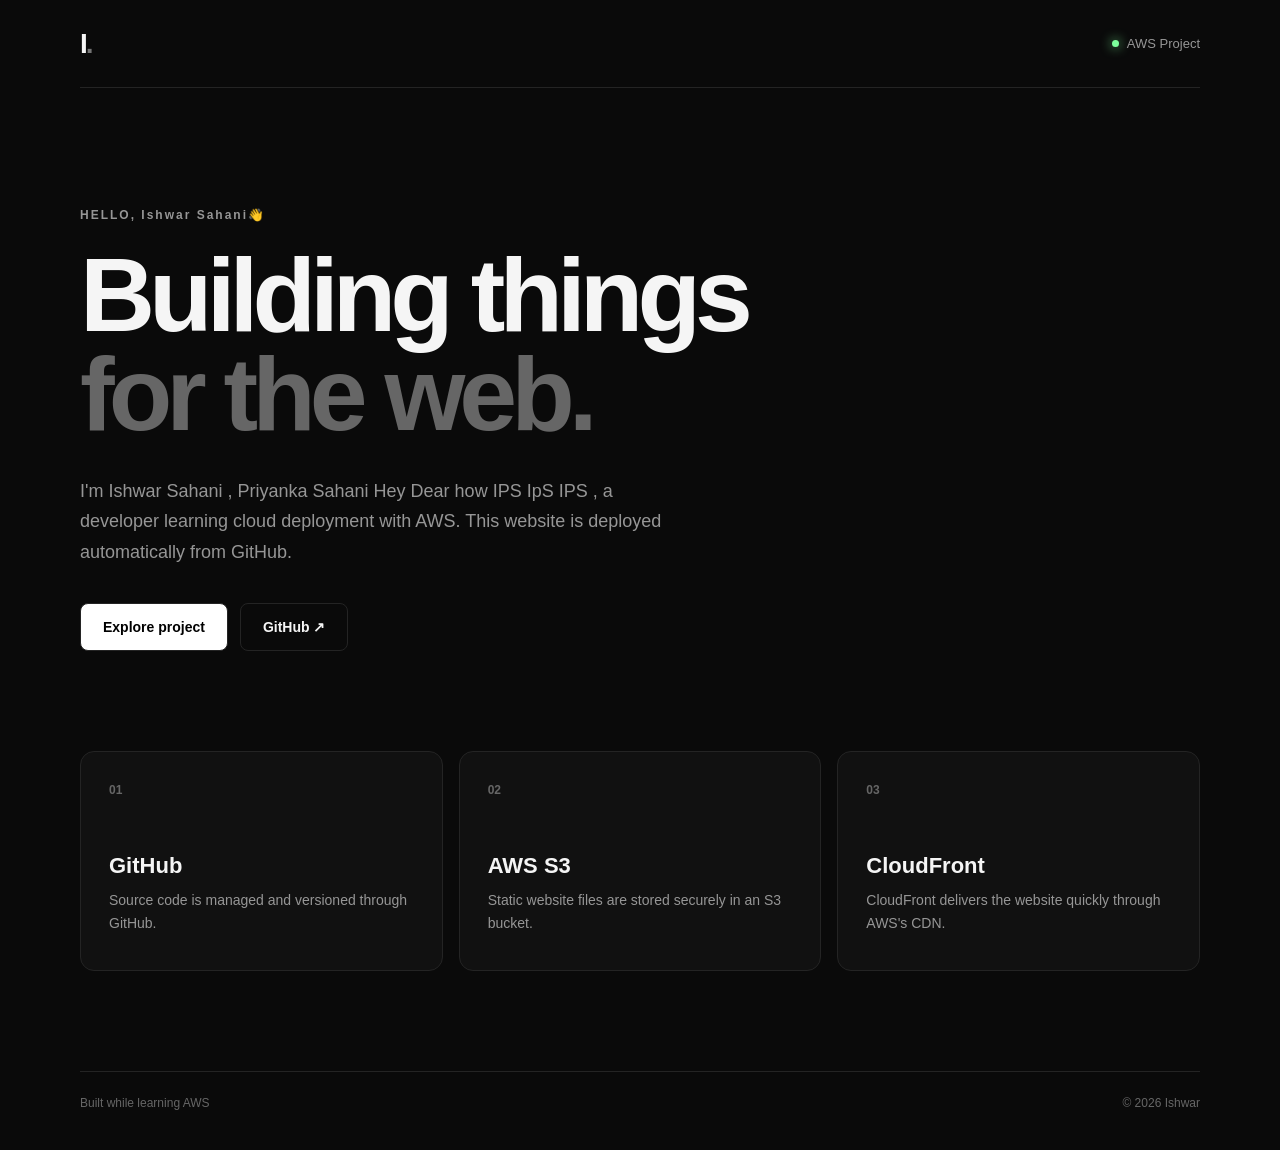
<file: site/index.html>
<!doctype html>
<html lang="en">
  <head>
    <meta charset="UTF-8" />
    <meta name="viewport" content="width=device-width, initial-scale=1.0" />
    <meta
      name="description"
      content="Ishwar's portfolio — a simple website hosted on AWS."
    />
    <title>Ishwar Sahani — AWS Portfolio</title>
    <link rel="stylesheet" href="style.css" />
  </head>

  <body>
    <main class="container">
      <nav class="nav">
        <div class="logo">I<span>.</span></div>
        <span class="status">
          <span class="status-dot"></span>
          AWS Project
        </span>
      </nav>

      <section class="hero">
        <p class="eyebrow">HELLO, Ishwar Sahani👋</p>

        <h1>
          Building things<br />
          <span>for the web.</span>
        </h1>

        <p class="description">
          I'm Ishwar Sahani , Priyanka Sahani Hey Dear how IPS IpS IPS , a
          developer learning cloud deployment with AWS. This website is deployed
          automatically from GitHub.
        </p>

        <div class="actions">
          <a href="#about" class="button primary">Explore project</a>
          <a
            href="https://github.com/"
            target="_blank"
            rel="noopener noreferrer"
            class="button secondary"
          >
            GitHub ↗
          </a>
        </div>
      </section>

      <section id="about" class="cards">
        <article class="card">
          <span class="card-number">01</span>
          <h2>GitHub</h2>
          <p>Source code is managed and versioned through GitHub.</p>
        </article>

        <article class="card">
          <span class="card-number">02</span>
          <h2>AWS S3</h2>
          <p>Static website files are stored securely in an S3 bucket.</p>
        </article>

        <article class="card">
          <span class="card-number">03</span>
          <h2>CloudFront</h2>
          <p>CloudFront delivers the website quickly through AWS's CDN.</p>
        </article>
      </section>

      <footer>
        <span>Built while learning AWS</span>
        <span>© 2026 Ishwar</span>
      </footer>
    </main>
  </body>
</html>
</file>
<file: site/style.css>
* {
  margin: 0;
  padding: 0;
  box-sizing: border-box;
}

:root {
  --background: #0a0a0a;
  --surface: #111111;
  --border: #242424;
  --text: #f5f5f5;
  --muted: #969696;
  --accent: #ffffff;
}

html {
  scroll-behavior: smooth;
}

body {
  min-height: 100vh;
  background: var(--background);
  color: var(--text);
  font-family:
    Inter,
    -apple-system,
    BlinkMacSystemFont,
    "Segoe UI",
    sans-serif;
}

a {
  color: inherit;
  text-decoration: none;
}

.container {
  width: min(1120px, calc(100% - 40px));
  margin: 0 auto;
}

.nav {
  height: 88px;
  display: flex;
  align-items: center;
  justify-content: space-between;
  border-bottom: 1px solid var(--border);
}

.logo {
  font-size: 28px;
  font-weight: 800;
  letter-spacing: -2px;
}

.logo span {
  opacity: 0.45;
}

.status {
  display: flex;
  align-items: center;
  gap: 8px;
  color: var(--muted);
  font-size: 13px;
}

.status-dot {
  width: 7px;
  height: 7px;
  border-radius: 50%;
  background: #7cff9b;
  box-shadow: 0 0 12px #7cff9b;
}

.hero {
  padding: 120px 0 100px;
  max-width: 850px;
}

.eyebrow {
  margin-bottom: 24px;
  color: var(--muted);
  font-size: 12px;
  font-weight: 700;
  letter-spacing: 2px;
}

h1 {
  font-size: clamp(56px, 9vw, 104px);
  line-height: 0.95;
  letter-spacing: -6px;
  font-weight: 800;
}

h1 span {
  color: #666;
}

.description {
  max-width: 610px;
  margin-top: 32px;
  color: var(--muted);
  font-size: 18px;
  line-height: 1.7;
}

.actions {
  display: flex;
  gap: 12px;
  margin-top: 36px;
}

.button {
  display: inline-flex;
  align-items: center;
  justify-content: center;
  min-height: 48px;
  padding: 0 22px;
  border: 1px solid var(--border);
  border-radius: 8px;
  font-size: 14px;
  font-weight: 600;
  transition:
    transform 0.2s ease,
    background 0.2s ease;
}

.button:hover {
  transform: translateY(-2px);
}

.button.primary {
  background: var(--accent);
  color: #000;
}

.button.secondary {
  background: transparent;
  color: var(--text);
}

.button.secondary:hover {
  background: var(--surface);
}

.cards {
  display: grid;
  grid-template-columns: repeat(3, 1fr);
  gap: 16px;
  padding-bottom: 100px;
}

.card {
  min-height: 220px;
  padding: 28px;
  background: var(--surface);
  border: 1px solid var(--border);
  border-radius: 14px;
  transition:
    transform 0.2s ease,
    border-color 0.2s ease;
}

.card:hover {
  transform: translateY(-4px);
  border-color: #444;
}

.card-number {
  color: #666;
  font-size: 12px;
  font-weight: 700;
}

.card h2 {
  margin-top: 55px;
  font-size: 22px;
}

.card p {
  margin-top: 10px;
  color: var(--muted);
  font-size: 14px;
  line-height: 1.6;
}

footer {
  display: flex;
  justify-content: space-between;
  padding: 24px 0 40px;
  border-top: 1px solid var(--border);
  color: #666;
  font-size: 12px;
}

@media (max-width: 700px) {
  .container {
    width: min(100% - 28px, 1120px);
  }

  .nav {
    height: 72px;
  }

  .hero {
    padding: 80px 0;
  }

  h1 {
    letter-spacing: -3px;
  }

  .description {
    font-size: 16px;
  }

  .actions {
    flex-direction: column;
  }

  .button {
    width: 100%;
  }

  .cards {
    grid-template-columns: 1fr;
    padding-bottom: 70px;
  }

  .card {
    min-height: 190px;
  }

  footer {
    flex-direction: column;
    gap: 8px;
  }
}
</file>
